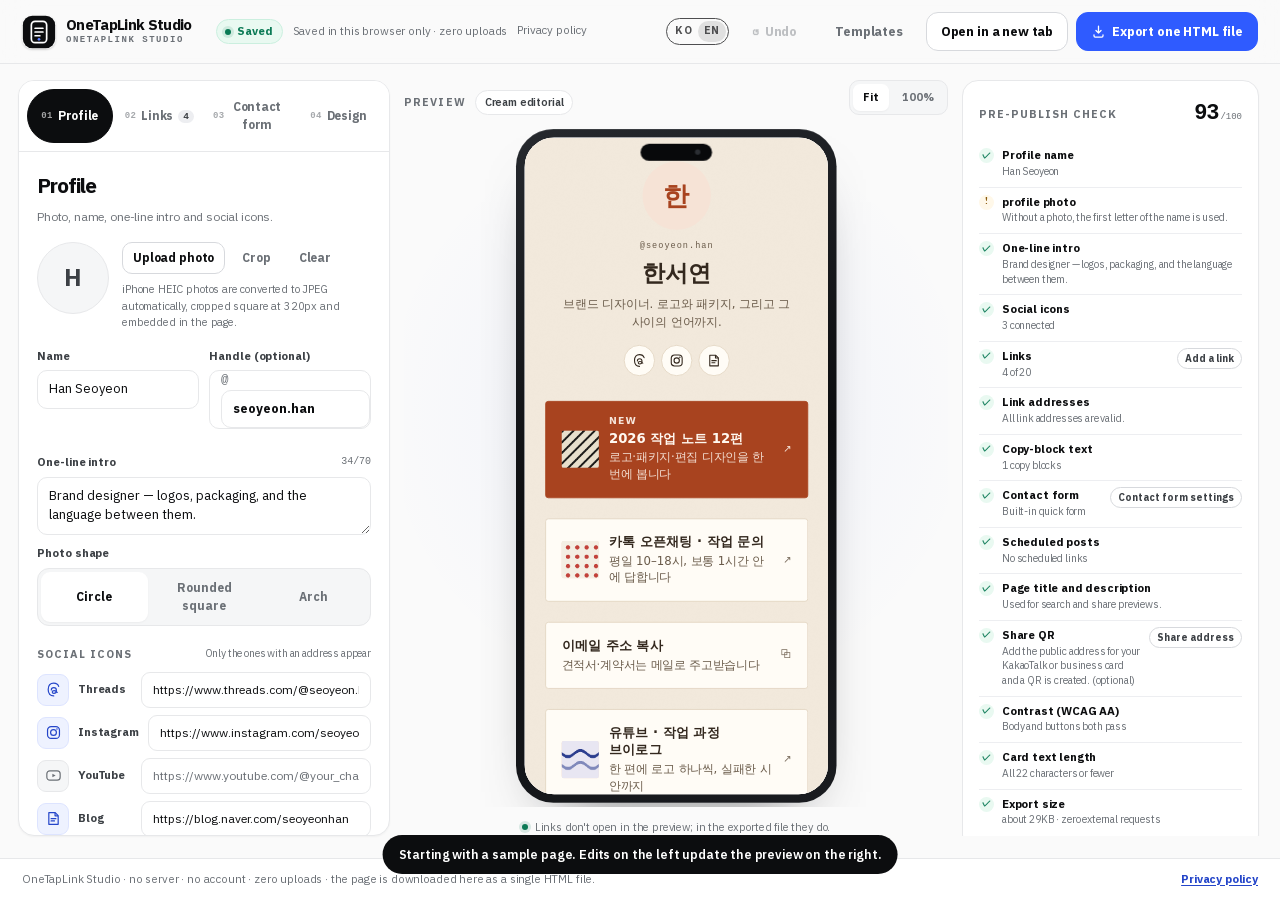
<file: index.html>
<!DOCTYPE html>
<html lang="ko" data-design="crisp-bento/v1">
<head>
<meta charset="utf-8">
<meta name="viewport" content="width=device-width, initial-scale=1, viewport-fit=cover">
<title>원탭링크 스튜디오 — 리틀리 로고 없이, 평생 무료 링크 페이지</title>
<meta name="description" content="프로필 링크 페이지와 1분 견적 문의폼을 만들고 외부 요청 0건의 HTML 한 파일로 내보냅니다. 리틀리·인포크링크의 유료 테마 없이, 내 GitHub Pages에 그대로 올리면 끝.">
<meta name="theme-color" content="#FAFAFA">
<meta name="color-scheme" content="light">
<link rel="icon" href="favicon.svg" type="image/svg+xml">
<link rel="stylesheet" href="styles.css">
</head>
<body>
<a class="skip" href="#railNav">편집 메뉴로 바로가기</a>

<header class="topbar">
  <div class="topbar-in">
    <a class="brand" href="#" data-action="reset-view" aria-label="원탭링크 스튜디오 홈">
      <span class="brand-mark" aria-hidden="true">
        <svg viewBox="0 0 40 40" width="34" height="34">
          <rect x="1" y="1" width="38" height="38" rx="11" fill="#0C0D0F"/>
          <rect x="11" y="7.5" width="18" height="25" rx="4.4" fill="none" stroke="#FFFFFF" stroke-width="2"/>
          <path d="M15.4 15.6h9.2M15.4 20h9.2M15.4 24.4h5.6" stroke="#FFFFFF" stroke-width="2" stroke-linecap="round"/>
          <circle cx="20" cy="28.6" r="1.6" fill="#5C7DFF"/>
        </svg>
      </span>
      <span class="brand-t">
        <h1 class="brand-name">원탭링크 스튜디오</h1>
        <small>ONETAPLINK STUDIO</small>
      </span>
    </a>

    <p class="top-mid">
      <span class="save-state" id="saveState" aria-live="polite">저장됨</span>
      <span class="muted">이 브라우저에만 저장됩니다 · 서버 전송 0</span>
      <a class="muted top-privacy" href="privacy.html" target="_blank" rel="noopener">개인정보 처리방침</a>
    </p>

    <div class="top-actions">
      <button type="button" class="btn btn-quiet" id="undoBtn" data-action="undo" disabled title="되돌리기 (Ctrl+Z)" aria-label="되돌리기">
        <span class="undo-glyph" aria-hidden="true">↺</span><span class="hide-sm">되돌리기</span>
      </button>
      <button type="button" class="btn btn-quiet only-wide hide-sm" data-action="open-templates">템플릿</button>
      <button type="button" class="btn btn-line hide-sm" data-action="open-page">새 탭에서 보기</button>
      <button type="button" class="btn btn-primary" data-action="export">
        <svg viewBox="0 0 20 20" width="15" height="15" aria-hidden="true"><path d="M10 3v9m0 0 3.4-3.4M10 12 6.6 8.6M4 14.4v1.4A1.6 1.6 0 0 0 5.6 17.4h8.8A1.6 1.6 0 0 0 16 15.8v-1.4" fill="none" stroke="currentColor" stroke-width="1.7" stroke-linecap="round" stroke-linejoin="round"/></svg>
        <span class="hide-xs">HTML 1파일 내보내기</span><span class="show-xs">내보내기</span>
      </button>
    </div>
  </div>
</header>

<main class="shell" id="main" data-view="edit">
  <!-- ─────────── 왼쪽: 편집 레일 ─────────── -->
  <div class="rail" id="railNav">
    <nav class="rail-tabs" role="tablist" aria-label="편집 항목">
      <button type="button" class="rail-tab is-on" role="tab" aria-selected="true" data-panel="profile"><span class="num">01</span>프로필</button>
      <button type="button" class="rail-tab" role="tab" aria-selected="false" data-panel="links"><span class="num">02</span>링크<span class="rail-count" id="linkCount">0</span></button>
      <button type="button" class="rail-tab" role="tab" aria-selected="false" data-panel="form"><span class="num">03</span>문의폼</button>
      <button type="button" class="rail-tab" role="tab" aria-selected="false" data-panel="design"><span class="num">04</span>디자인</button>
    </nav>

    <div class="panels">
      <!-- 프로필 -->
      <section class="panel is-on" id="panel-profile" role="tabpanel" aria-label="프로필 편집">
        <div class="panel-head">
          <h2>프로필</h2>
          <p class="panel-sub">사진·이름·한 줄 소개와 SNS 아이콘.</p>
        </div>

        <div class="avatar-edit">
          <div class="avatar-preview" id="avatarPreview" aria-hidden="true"></div>
          <div class="avatar-actions">
            <button type="button" class="btn btn-line btn-sm" data-action="avatar-pick">사진 올리기</button>
            <button type="button" class="btn btn-quiet btn-sm" data-action="avatar-crop">자르기</button>
            <button type="button" class="btn btn-quiet btn-sm" data-action="avatar-clear">지우기</button>
            <p class="hint">아이폰 HEIC 사진은 자동으로 JPEG로 바꿉니다. 320px 정사각으로 자르고 페이지 안에 함께 넣습니다.</p>
          </div>
          <input type="file" id="avatarInput" accept="image/png,image/jpeg,image/webp,image/heic,image/heif,.heic,.heif" aria-label="프로필 사진 파일 선택" hidden>
        </div>

        <div class="field-grid">
          <label class="field"><span>이름</span><input id="fName" type="text" maxlength="30" placeholder="한서연" autocomplete="off"></label>
          <label class="field"><span>아이디(선택)</span><span class="input-prefix"><b>@</b><input id="fHandle" type="text" maxlength="24" placeholder="seoyeon.han" autocomplete="off"></span></label>
          <label class="field field-wide"><span>한 줄 소개 <em id="taglineCount">0/70</em></span><textarea id="fTagline" rows="2" maxlength="70" placeholder="무엇을 하는 사람인지 한 줄로"></textarea></label>
        </div>

        <div class="field">
          <span class="field-label">사진 모양</span>
          <div class="seg" id="shapeSeg" role="group" aria-label="사진 모양">
            <button type="button" class="seg-btn is-on" data-shape="circle">원형</button>
            <button type="button" class="seg-btn" data-shape="round">둥근 사각</button>
            <button type="button" class="seg-btn" data-shape="arch">아치</button>
          </div>
        </div>

        <div class="block-head"><h3>SNS 아이콘</h3><span class="muted">주소를 넣은 것만 보입니다</span></div>
        <div class="social-list" id="socialList"></div>

        <div class="block-head"><h3>페이지 정보</h3><span class="muted">검색·공유 미리보기</span></div>
        <div class="field-grid">
          <label class="field field-wide"><span>페이지 제목 <em id="pageTitleCount">0/60</em></span><input id="fPageTitle" type="text" maxlength="60"></label>
          <label class="field field-wide"><span>설명</span><textarea id="fPageDesc" rows="2" maxlength="140" placeholder="비어 있으면 한 줄 소개를 씁니다"></textarea></label>
          <label class="field field-wide"><span>하단 문구(선택)</span><input id="fFooter" type="text" maxlength="80" placeholder="© 2026 한서연 디자인 스튜디오"></label>
        </div>

        <div class="block-head"><h3>공유 QR</h3><span class="muted">명함·오픈카톡·인쇄물</span></div>
        <div class="field-grid">
          <label class="field field-wide"><span>공개 주소(올린 뒤 주소)</span><input id="fShareUrl" type="url" maxlength="300" placeholder="https://example.com/me" autocomplete="off" spellcheck="false"></label>
        </div>
        <div class="qr-row">
          <div class="qr-preview" id="qrPreview" aria-live="polite"><span class="qr-empty">주소를 넣고 QR 만들기를 누르세요</span></div>
          <div class="qr-actions">
            <button type="button" class="btn btn-line btn-sm" data-action="qr-make">QR 만들기</button>
            <button type="button" class="btn btn-quiet btn-sm" data-action="qr-download">PNG 저장</button>
            <p class="hint">QR은 내보낸 페이지 안에 그림으로 들어갑니다. 외부 요청도, 서버도 필요 없습니다.</p>
          </div>
        </div>
      </section>

      <!-- 링크 -->
      <section class="panel" id="panel-links" role="tabpanel" aria-label="링크 편집" hidden>
        <div class="panel-head">
          <h2>링크</h2>
          <p class="panel-sub">손잡이를 잡고 끌면 순서가 바뀝니다. 위·아래 버튼도 됩니다.</p>
        </div>
        <div class="list-toolbar">
          <span class="pill" id="linkPill">0 / 20</span>
          <button type="button" class="btn btn-line btn-sm" data-action="add-link">+ 링크 추가</button>
        </div>
        <div class="link-list" id="linkList"></div>
        <p class="panel-foot">문의폼 카드는 이 목록 안에서 원하는 위치로 옮길 수 있습니다.</p>
      </section>

      <!-- 문의폼 -->
      <section class="panel" id="panel-form" role="tabpanel" aria-label="문의폼 편집" hidden>
        <div class="panel-head">
          <h2>문의폼</h2>
          <p class="panel-sub">이름·연락처·내용을 받아 <b>보낼 문구</b>를 만들어 줍니다. 서버가 없어도 됩니다.</p>
        </div>

        <label class="switch-row">
          <span><b>문의폼 켜기</b><small>링크 목록 안에 카드로 들어갑니다</small></span>
          <input type="checkbox" id="formEnabled" class="switch">
        </label>

        <div class="field">
          <span class="field-label">받는 방식</span>
          <div class="mode-grid" id="modeGrid"></div>
        </div>

        <div class="field-grid">
          <label class="field field-wide"><span>카드 제목</span><input id="fFormTitle" type="text" maxlength="34"></label>
          <label class="field field-wide"><span>안내 문구</span><textarea id="fFormNote" rows="2" maxlength="120"></textarea></label>
        </div>

        <div id="formLinkFields" hidden>
          <label class="field"><span>폼 주소 (구글폼·노션폼)</span><input id="fFormUrl" type="url" placeholder="https://forms.gle/..."></label>
        </div>

        <div class="block-head"><h3>보낼 곳</h3><span class="muted">하나 이상 필요</span></div>
        <div class="field-grid">
          <label class="field"><span>받을 메일</span><input id="fFormEmail" type="email" placeholder="hello@example.com"></label>
          <label class="field"><span>카카오 오픈채팅</span><input id="fFormKakao" type="url" placeholder="https://open.kakao.com/o/..."></label>
          <label class="field"><span>문자 번호(선택)</span><input id="fFormPhone" type="tel" placeholder="010-0000-0000"></label>
        </div>

        <div class="block-head"><h3>추가 질문</h3></div>
        <label class="check-row"><input type="checkbox" id="fieldType"> 문의 종류 (제작·협업·강의·기타)</label>
        <label class="check-row"><input type="checkbox" id="fieldBudget"> 예산 범위 (5단계)</label>

        <div class="block-head"><h3>받게 될 문구</h3><button type="button" class="btn btn-quiet btn-sm" data-action="copy-inquiry-sample">복사</button></div>
        <pre class="preview-text" id="formPreviewText" tabindex="0"></pre>
        <p class="panel-foot" id="formReadyNote"></p>
      </section>

      <!-- 디자인 -->
      <section class="panel" id="panel-design" role="tabpanel" aria-label="디자인 편집" hidden>
        <div class="panel-head">
          <h2>디자인</h2>
          <p class="panel-sub">디자인 레퍼런스 엔진 v2의 프리셋 8종. 색 대비는 WCAG AA로 검사합니다.</p>
        </div>

        <div class="block-head"><h3>프리셋</h3><span class="muted" id="presetNote"></span></div>
        <div class="preset-grid" id="presetGrid"></div>

        <div class="block-head"><h3>폰트 믹스</h3></div>
        <div class="chip-list" id="fontMixList"></div>

        <div class="block-head"><h3>종이·필름 그레인</h3></div>
        <div class="chip-list" id="grainList"></div>

        <div class="field-grid">
          <label class="field field-wide"><span>포인트 색</span>
            <span class="color-row">
              <input id="accentColor" type="color" value="#a8431f" aria-label="포인트 색">
              <input id="accentHex" type="text" maxlength="7" placeholder="#A8431F" spellcheck="false" aria-label="포인트 색 코드">
              <button type="button" class="btn btn-quiet btn-sm" data-action="accent-reset">기본값</button>
            </span>
          </label>
          <label class="field field-wide"><span>모서리 <em id="radiusVal">0px</em></span>
            <input id="radiusRange" type="range" min="0" max="28" step="1" value="0">
          </label>
        </div>

        <div class="block-head"><h3>색 대비 검사</h3><span class="muted">WCAG 2.2 AA</span></div>
        <ul class="contrast-list" id="contrastList"></ul>

        <div class="block-head"><h3>브랜드 키트</h3><span class="muted">톤 고정 · 재사용</span></div>
        <div id="kitBanner" class="kit-banner" hidden></div>
        <div class="field-grid">
          <label class="field"><span>키트 이름</span><input id="kitName" type="text" maxlength="40" placeholder="한서연 브랜드"></label>
        </div>
        <div class="kit-actions">
          <button type="button" class="btn btn-line btn-sm" data-action="kit-save">지금 디자인 고정</button>
          <button type="button" class="btn btn-quiet btn-sm" data-action="kit-json">JSON 복사</button>
          <button type="button" class="btn btn-quiet btn-sm" data-action="kit-import">JSON 붙여넣기</button>
          <button type="button" class="btn btn-quiet btn-sm" data-action="kit-clear" hidden>고정 해제</button>
        </div>
        <div id="kitList" class="kit-list"></div>
      </section>
    </div>
  </div>

  <!-- ─────────── 가운데: 폰 미리보기 ─────────── -->
  <section class="stage" id="stage" aria-label="폰 미리보기">
    <div class="stage-head">
      <div class="stage-title">
        <h2>미리보기</h2>
        <span class="preset-tag" id="presetTag">크림 에디토리얼</span>
      </div>
      <div class="zoom" role="group" aria-label="미리보기 크기">
        <button type="button" class="zoom-btn is-on" data-zoom="fit">맞춤</button>
        <button type="button" class="zoom-btn" data-zoom="one">100%</button>
      </div>
    </div>
    <div class="stage-body">
      <div class="phone" id="phone">
        <div class="phone-frame">
          <span class="phone-notch" aria-hidden="true"></span>
          <div class="phone-screen">
            <iframe id="phoneFrame" title="내 링크 페이지 미리보기" src="about:blank"></iframe>
          </div>
        </div>
      </div>
    </div>
    <p class="stage-foot">
      <span class="dot-live" aria-hidden="true"></span>
      미리보기에서는 링크가 열리지 않습니다. 내보낸 파일에서는 그대로 열려요.
    </p>
  </section>

  <!-- ─────────── 오른쪽: 발행 점검 ─────────── -->
  <aside class="side" aria-label="발행 준비">
    <div class="side-card audit-card">
      <div class="audit-head">
        <h2>발행 준비 점검</h2>
        <span class="score" id="auditScore" aria-live="polite">0</span>
      </div>
      <ul class="audit-list" id="auditList"></ul>
    </div>

    <div class="side-card export-card">
      <div class="export-top">
        <span class="file-name">index.html</span>
        <span class="file-size" id="exportSize">—</span>
      </div>
      <div class="fact-row">
        <span class="fact">외부 요청 <b>0</b></span>
        <span class="fact">리틀리 로고 <b>0</b></span>
        <span class="fact">광고 <b>0</b></span>
      </div>
      <button type="button" class="btn btn-primary btn-block" data-action="export">내 페이지 HTML 내려받기</button>
      <p class="hint">파일 하나입니다. GitHub Pages·노션·아무 호스팅에 올리면 그대로 링크가 됩니다.</p>
      <ol class="steps">
        <li><b>내려받기</b> — index.html 저장</li>
        <li><b>올리기</b> — GitHub 저장소에 파일 추가</li>
        <li><b>켜기</b> — Settings → Pages → main</li>
      </ol>
    </div>

    <div class="side-card stat-card">
      <div class="stat"><span>링크</span><b id="statLinks">0</b></div>
      <div class="stat"><span>글자</span><b id="statChars">0</b></div>
      <div class="stat"><span>디자인</span><b id="statPreset">—</b></div>
    </div>

    <p class="why">
      <b>월 0원인 이유</b> — 서버가 없습니다. 이 스튜디오도, 내보낸 페이지도 브라우저에서만 돌아갑니다.
      로고도 광고도 끼워 넣지 않습니다.
    </p>
  </aside>
</main>

<footer class="app-foot">
  <div class="app-foot-in">
    <p class="app-foot-note">원탭링크 스튜디오 · 서버 없음 · 계정 없음 · 외부 전송 0건 · 만든 페이지는 이 브라우저에서 HTML 파일 하나로 내려받습니다.</p>
    <p class="muted"><a href="privacy.html">개인정보 처리방침</a></p>
  </div>
</footer>

<!-- 모바일 편집/미리보기 전환 -->
<div class="mobile-switch" role="group" aria-label="편집 또는 미리보기">
  <button type="button" class="is-on" data-mview="edit">편집</button>
  <button type="button" data-mview="preview">미리보기</button>
</div>

<!-- 템플릿 모달 -->
<dialog class="modal" id="tplModal" aria-labelledby="tplTitle">
  <div class="modal-head">
    <div><h2 id="tplTitle">템플릿</h2><p>지금 페이지를 바꿉니다. 되돌리기로 복구할 수 있어요.</p></div>
    <button type="button" class="icon-btn" data-action="close-modal" aria-label="닫기">✕</button>
  </div>
  <div class="tpl-grid" id="tplList"></div>
</dialog>

<!-- 내보내기 모달 -->
<dialog class="modal" id="exportModal" aria-labelledby="exportTitle">
  <div class="modal-head">
    <div><h2 id="exportTitle">내보냈습니다</h2><p id="exportSummary">index.html</p></div>
    <button type="button" class="icon-btn" data-action="close-modal" aria-label="닫기">✕</button>
  </div>
  <div class="export-body">
    <div class="export-stats" id="exportStats"></div>
    <div class="export-checks" id="exportChecks"></div>
    <p class="hint" id="exportNote"></p>
  </div>
  <div class="modal-actions">
    <button type="button" class="btn btn-quiet" data-action="close-modal">닫기</button>
    <button type="button" class="btn btn-line" data-action="open-page">새 탭에서 열기</button>
    <button type="button" class="btn btn-primary" data-action="export">다시 내려받기</button>
  </div>
</dialog>

<!-- 브랜드 키트 JSON 모달 -->
<dialog class="modal" id="kitModal" aria-labelledby="kitTitle">
  <div class="modal-head">
    <div><h2 id="kitTitle">브랜드 키트 JSON</h2><p>다른 페이지·시안에 그대로 붙여 넣으면 톤이 고정됩니다.</p></div>
    <button type="button" class="icon-btn" data-action="close-modal" aria-label="닫기">✕</button>
  </div>
  <textarea class="kit-json" id="kitJson" rows="12" spellcheck="false" aria-label="브랜드 키트 JSON"></textarea>
  <div class="modal-actions">
    <button type="button" class="btn btn-quiet" data-action="close-modal">닫기</button>
    <button type="button" class="btn btn-primary" data-action="kit-json-apply">이 키트 적용</button>
  </div>
</dialog>

<div class="toast" id="toast" role="status" aria-live="polite"></div>

<!-- 사진 자르기 모달 -->
<dialog class="modal crop-modal" id="cropModal" aria-labelledby="cropTitle">
  <div class="modal-head">
    <div><h2 id="cropTitle">사진 자르기</h2><p>정사각으로 맞춥니다. 끌어서 옮기고, 모서리를 잡아 확대하세요.</p></div>
    <button type="button" class="icon-btn" data-action="crop-cancel" aria-label="닫기">✕</button>
  </div>
  <div class="crop-stage" id="cropStage"></div>
  <div class="crop-tools">
    <button type="button" class="btn btn-quiet btn-sm" data-action="crop-reset">처음으로</button>
    <span class="hint" id="cropNote">320 × 320px JPEG</span>
  </div>
  <div class="modal-actions">
    <button type="button" class="btn btn-quiet" data-action="crop-cancel">취소</button>
    <button type="button" class="btn btn-primary" data-action="crop-apply">이대로 넣기</button>
  </div>
</dialog>

<script src="engines/design-ref-engine.js"></script>
<script src="core.js"></script>
<script src="data.js"></script>
<script src="app.js"></script>
<script src="i18n.js"></script>
</body>
</html>
</file>
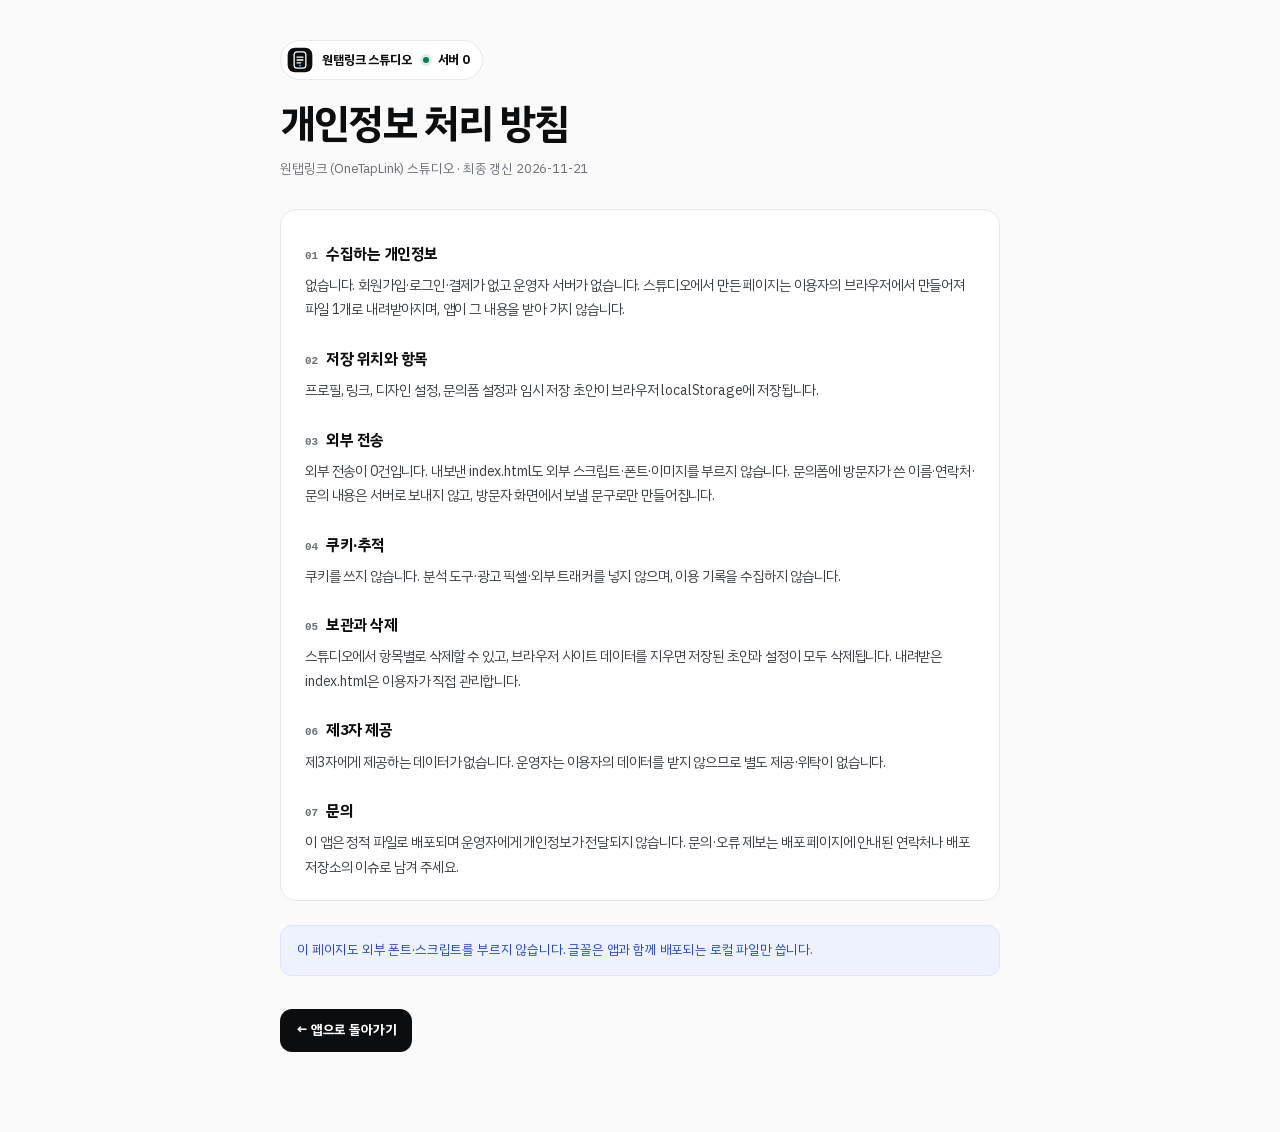
<file: privacy.html>
<!DOCTYPE html>
<html lang="ko" data-design="crisp-bento/v1">
<head>
<meta charset="utf-8" />
<meta name="viewport" content="width=device-width, initial-scale=1" />
<link rel="icon" href="favicon.svg" />
<title>개인정보 처리 방침 — 원탭링크 스튜디오</title>
<meta name="description" content="원탭링크 스튜디오는 서버 없이 브라우저에서만 동작하는 정적 앱으로, 수집하는 개인정보가 없습니다." />
<meta name="theme-color" content="#FAFAFA" />
<meta name="color-scheme" content="light" />
<style>
  @font-face { font-family: 'PlexKR'; src: url('assets/fonts/plexkr-Regular.woff2') format('woff2'); font-weight: 400; font-display: swap; }
  @font-face { font-family: 'PlexKR'; src: url('assets/fonts/plexkr-SemiBold.woff2') format('woff2'); font-weight: 500 600; font-display: swap; }
  @font-face { font-family: 'PlexKR'; src: url('assets/fonts/plexkr-Bold.woff2') format('woff2'); font-weight: 700 900; font-display: swap; }
  :root {
    --paper: #FAFAFA; --surface: #FFFFFF; --surface-2: #F5F6F7;
    --ink: #0C0D0F; --sub: #3C4045; --muted: #6B7076;
    --line: #E7E8EA; --accent: #2F5BFF; --accent-text: #2445C9; --accent-soft: #EEF2FF; --accent-line: #DDE4FF;
    --font: 'PlexKR', -apple-system, BlinkMacSystemFont, 'Apple SD Gothic Neo', 'Malgun Gothic', sans-serif;
    color-scheme: light;
  }
  * { box-sizing: border-box; }
  body {
    margin: 0; padding: 40px 20px 80px;
    background: var(--paper); color: var(--ink);
    font-family: var(--font); font-size: 15px; line-height: 1.75; letter-spacing: -0.011em;
    -webkit-font-smoothing: antialiased;
  }
  main { max-width: 720px; margin: 0 auto; }
  .brand { display: inline-flex; align-items: center; gap: 9px; padding: 6px 12px 6px 6px; margin-bottom: 22px;
    background: var(--surface); border: 1px solid var(--line); border-radius: 999px; font-size: 12.5px; font-weight: 700; text-decoration: none; color: var(--ink); }
  .brand svg { display: block; border-radius: 8px; }
  .brand i { width: 6px; height: 6px; border-radius: 50%; background: #0B7A55; box-shadow: 0 0 0 3px rgba(11,122,85,.14); margin-left: 2px; }
  h1 { margin: 0; font-size: clamp(30px, 4vw, 40px); line-height: 1.1; letter-spacing: -0.045em; font-weight: 800; }
  .meta { margin: 12px 0 0; color: var(--muted); font-size: 13px; }
  .card { margin-top: 28px; background: var(--surface); border: 1px solid var(--line); border-radius: 16px; padding: 8px 24px 20px; }
  h2 { margin: 22px 0 0; font-size: 15.5px; letter-spacing: -0.03em; font-weight: 800; }
  h2 span { font-family: ui-monospace, SFMono-Regular, Menlo, monospace; font-size: 11px; font-weight: 600; color: var(--muted); margin-right: 8px; letter-spacing: 0; }
  p { margin: 7px 0 0; color: var(--sub); font-size: 14px; }
  .note { margin-top: 24px; padding: 14px 16px; border-radius: 12px; background: var(--accent-soft); border: 1px solid var(--accent-line); color: var(--accent-text); font-size: 13px; line-height: 1.6; }
  .back { display: inline-flex; align-items: center; gap: 6px; margin-top: 26px; padding: 10px 16px; border-radius: 12px;
    background: var(--ink); color: #fff; font-size: 13px; font-weight: 700; text-decoration: none; }
  a { color: var(--accent-text); }
  :focus-visible { outline: 2px solid var(--accent); outline-offset: 2px; }
  @media (max-width: 520px) { body { padding: 26px 14px 64px; } .card { padding: 4px 16px 16px; } }
</style>
</head>
<body>
<main>
  <a class="brand" href="./">
    <svg viewBox="0 0 40 40" width="26" height="26" aria-hidden="true">
      <rect x="1" y="1" width="38" height="38" rx="11" fill="#0C0D0F"/>
      <rect x="11" y="7.5" width="18" height="25" rx="4.4" fill="none" stroke="#FFFFFF" stroke-width="2"/>
      <path d="M15.4 15.6h9.2M15.4 20h9.2M15.4 24.4h5.6" stroke="#FFFFFF" stroke-width="2" stroke-linecap="round"/>
      <circle cx="20" cy="28.6" r="1.6" fill="#5C7DFF"/>
    </svg>
    원탭링크 스튜디오 <i aria-hidden="true"></i> 서버 0
  </a>

  <h1>개인정보 처리 방침</h1>
  <p class="meta">원탭링크 (OneTapLink) 스튜디오 · 최종 갱신 2026-11-21</p>

  <div class="card">
    <h2><span>01</span>수집하는 개인정보</h2>
    <p>없습니다. 회원가입·로그인·결제가 없고 운영자 서버가 없습니다. 스튜디오에서 만든 페이지는 이용자의 브라우저에서 만들어져 파일 1개로 내려받아지며, 앱이 그 내용을 받아 가지 않습니다.</p>

    <h2><span>02</span>저장 위치와 항목</h2>
    <p>프로필, 링크, 디자인 설정, 문의폼 설정과 임시 저장 초안이 브라우저 localStorage에 저장됩니다.</p>

    <h2><span>03</span>외부 전송</h2>
    <p>외부 전송이 0건입니다. 내보낸 index.html도 외부 스크립트·폰트·이미지를 부르지 않습니다. 문의폼에 방문자가 쓴 이름·연락처·문의 내용은 서버로 보내지 않고, 방문자 화면에서 보낼 문구로만 만들어집니다.</p>

    <h2><span>04</span>쿠키·추적</h2>
    <p>쿠키를 쓰지 않습니다. 분석 도구·광고 픽셀·외부 트래커를 넣지 않으며, 이용 기록을 수집하지 않습니다.</p>

    <h2><span>05</span>보관과 삭제</h2>
    <p>스튜디오에서 항목별로 삭제할 수 있고, 브라우저 사이트 데이터를 지우면 저장된 초안과 설정이 모두 삭제됩니다. 내려받은 index.html은 이용자가 직접 관리합니다.</p>

    <h2><span>06</span>제3자 제공</h2>
    <p>제3자에게 제공하는 데이터가 없습니다. 운영자는 이용자의 데이터를 받지 않으므로 별도 제공·위탁이 없습니다.</p>

    <h2><span>07</span>문의</h2>
    <p>이 앱은 정적 파일로 배포되며 운영자에게 개인정보가 전달되지 않습니다. 문의·오류 제보는 배포 페이지에 안내된 연락처나 배포 저장소의 이슈로 남겨 주세요.</p>
  </div>

  <p class="note">이 페이지도 외부 폰트·스크립트를 부르지 않습니다. 글꼴은 앱과 함께 배포되는 로컬 파일만 씁니다.</p>

  <p><a class="back" href="./">← 앱으로 돌아가기</a></p>
</main>
</body>
</html>
</file>
<file: styles.css>
/* ============================================================
   원탭링크 스튜디오 · styles.css
   디자인 시스템: A안 — Crisp Bento SaaS (2026 Pinterest 리서치)
     바탕 #FAFAFA · 카드 #FFFFFF · 1px #E7E8EA · 라운드 16
     잉크 #0C0D0F · 코발트 #2F5BFF 단일 액센트 · 산세리프 800 헤드라인
   스튜디오 화면 전용. 내보낸 페이지의 CSS는 core.js가 따로 만든다.
   외부 요청 0 — 로컬 폰트(PlexKR)와 인라인 SVG만 쓴다.
   ============================================================ */

/* ── 폰트 (로컬, 외부 요청 없음) ───────────────────────── */
@font-face {
  font-family: 'PlexKR';
  src: url('assets/fonts/plexkr-Regular.woff2') format('woff2');
  font-weight: 400; font-style: normal; font-display: swap;
}
@font-face {
  font-family: 'PlexKR';
  src: url('assets/fonts/plexkr-SemiBold.woff2') format('woff2');
  font-weight: 500 600; font-style: normal; font-display: swap;
}
@font-face {
  font-family: 'PlexKR';
  src: url('assets/fonts/plexkr-Bold.woff2') format('woff2');
  font-weight: 700 900; font-style: normal; font-display: swap;
}

/* ── A안 토큰 ─────────────────────────────────────────── */
:root {
  --paper: #FAFAFA;
  --bg: var(--paper);
  --surface: #FFFFFF;
  --surface-2: #F5F6F7;
  --surface-3: #EDEEF1;

  --ink: #0C0D0F;      /* 본문 19.6:1 on #FFFFFF */
  --ink-2: #3C4045;    /* 10.4:1 */
  --ink-3: #6B7076;    /* 4.99:1 — 보조 텍스트 */
  --ink-4: #8A8F96;    /* 장식·아이콘 전용 (UI 3:1) */

  --line: #E7E8EA;
  --line-2: #D7D9DD;

  --brand: var(--ink);
  --brand-2: #000000;
  --brand-soft: var(--surface-2);

  --accent: #2F5BFF;        /* 5.17:1 on #FFFFFF */
  --accent-hover: #2449D8;
  --accent-ink: #FFFFFF;
  --accent-soft: #EEF2FF;
  --accent-line: #DDE4FF;
  --accent-text: #2445C9;   /* 6.9:1 on #EEF2FF */

  --hot: var(--accent);
  --hot-soft: var(--accent-soft);

  --ok: #0B7A55;
  --ok-soft: #E9F9F1;
  --ok-line: #CBEFDF;
  --warn: #8A5A0B;
  --warn-soft: #FFF8E9;
  --warn-line: #F2E2BD;
  --bad: #B3261E;
  --bad-soft: #FDF1EF;
  --bad-line: #F3D6D1;

  --r-sm: 10px;
  --r-md: 12px;
  --r-lg: 16px;
  --pill: 999px;
  --topbar: 64px;

  --font: 'PlexKR', 'Pretendard', -apple-system, BlinkMacSystemFont, 'Segoe UI', 'Apple SD Gothic Neo', 'Malgun Gothic', 'Noto Sans KR', sans-serif;
  --mono: ui-monospace, 'SFMono-Regular', Menlo, Consolas, 'Liberation Mono', monospace;

  --shadow-1: 0 1px 2px rgba(12, 13, 15, .04);
  --shadow-2: 0 12px 28px -20px rgba(12, 13, 15, .35);
  --shadow-3: 0 22px 48px -28px rgba(12, 13, 15, .45);
  --ring: 0 0 0 3px rgba(47, 91, 255, .16);

  --ps: .82;
  --foot: 0px;
}

*, *::before, *::after { box-sizing: border-box; }

html { -webkit-text-size-adjust: 100%; }

body {
  margin: 0;
  background: var(--bg);
  color: var(--ink);
  font-family: var(--font);
  font-size: 14px;
  line-height: 1.55;
  letter-spacing: -0.011em;
  -webkit-font-smoothing: antialiased;
  text-rendering: optimizeLegibility;
}

body > * { position: relative; z-index: 1; }

h1, h2, h3, h4 { margin: 0; font-weight: 800; letter-spacing: -0.035em; }
p { margin: 0; }
ul, ol { margin: 0; padding: 0; }
li { list-style: none; }
b, strong { font-weight: 700; }
em { font-style: normal; }

.skip {
  position: absolute; left: 12px; top: -60px;
  padding: 9px 15px; border-radius: var(--r-md);
  background: var(--ink); color: #fff; font-weight: 700;
  text-decoration: none; z-index: 99;
  transition: top .15s ease;
}
.skip:focus { top: 12px; }

/* ───────────── 상단 바 ───────────── */
.topbar {
  position: sticky; top: 0; z-index: 30;
  height: var(--topbar);
  background: rgba(250, 250, 250, .86);
  border-bottom: 1px solid var(--line);
  backdrop-filter: blur(14px) saturate(1.15);
}
.topbar-in {
  max-width: 1760px; margin: 0 auto; height: 100%;
  padding: 0 22px;
  display: flex; align-items: center; gap: 18px;
}
.brand { display: inline-flex; align-items: center; gap: 10px; text-decoration: none; color: inherit; flex: 0 0 auto; border-radius: 8px; }
.brand-mark { display: inline-flex; border-radius: 10px; box-shadow: 0 1px 2px rgba(12, 13, 15, .16); }
.brand-mark svg { display: block; border-radius: 10px; }
.brand-t { display: flex; flex-direction: column; line-height: 1.1; }
.brand-t strong, .brand-t .brand-name { margin: 0; font-size: 15px; font-weight: 800; letter-spacing: -0.045em; line-height: 1.1; }
.brand-t small { font-family: var(--mono); font-size: 9px; font-weight: 600; letter-spacing: .17em; color: var(--ink-3); margin-top: 3px; }

.top-mid { display: flex; align-items: center; gap: 10px; margin-left: 6px; min-width: 0; }
.save-state {
  display: inline-flex; align-items: center; gap: 6px;
  font-size: 11.5px; font-weight: 700; letter-spacing: 0;
  color: var(--ok); background: var(--ok-soft);
  border: 1px solid var(--ok-line);
  padding: 3px 9px 3px 8px; border-radius: var(--pill); white-space: nowrap;
}
.save-state::before {
  content: ''; width: 6px; height: 6px; border-radius: 50%;
  background: currentColor; box-shadow: 0 0 0 3px rgba(11, 122, 85, .12);
}
.save-state.is-dirty { color: var(--warn); background: var(--warn-soft); border-color: var(--warn-line); }
.save-state.is-dirty::before { box-shadow: 0 0 0 3px rgba(138, 90, 11, .12); }
.muted { color: var(--ink-3); font-size: 11.5px; }
.top-privacy { text-decoration: none; border-bottom: 1px solid transparent; }
.top-privacy:hover { color: var(--ink); border-bottom-color: var(--line-2); }

.top-actions { margin-left: auto; display: flex; align-items: center; gap: 8px; }

.btn {
  display: inline-flex; align-items: center; justify-content: center; gap: 6px;
  padding: 9px 14px; border-radius: var(--r-md);
  border: 1px solid transparent; background: transparent;
  font-family: inherit; font-size: 13px; font-weight: 700; letter-spacing: -0.012em;
  color: var(--ink); cursor: pointer; white-space: nowrap;
  transition: background .14s ease, border-color .14s ease, color .14s ease, box-shadow .14s ease, transform .14s ease;
}
.btn:active { transform: translateY(1px); }
.btn-primary { background: var(--accent); color: var(--accent-ink); border-color: var(--accent); box-shadow: none; }
.btn-primary:hover { background: var(--accent-hover); border-color: var(--accent-hover); }
.btn-line { border-color: var(--line-2); background: var(--surface); color: var(--ink); }
.btn-line:hover { border-color: var(--ink-4); box-shadow: var(--shadow-1); }
.btn-quiet { color: var(--ink-3); }
.btn-quiet:hover { background: var(--surface-3); color: var(--ink); }
.btn-sm { padding: 6px 10px; min-height: 26px; font-size: 12px; border-radius: var(--r-sm); }
.btn-block { width: 100%; padding: 12px 14px; border-radius: var(--r-md); }
.btn[disabled] { opacity: .42; pointer-events: none; }
.undo-glyph { font-size: 14px; line-height: 1; }
.show-xs { display: none; }

.icon-btn {
  width: 30px; height: 30px; display: inline-grid; place-items: center;
  border: 1px solid var(--line); border-radius: var(--r-sm); background: var(--surface);
  color: var(--ink-2); font-size: 13px; cursor: pointer; font-family: inherit;
  transition: border-color .14s ease, color .14s ease, background .14s ease;
}
.icon-btn:hover { border-color: var(--line-2); color: var(--ink); background: var(--surface-2); }
.icon-btn.is-on { background: var(--accent-soft); border-color: var(--accent-line); color: var(--accent-text); }
.icon-btn.is-danger:hover { color: var(--bad); border-color: var(--bad-line); background: var(--bad-soft); }

/* ───────────── 3열 셸 ───────────── */
.shell {
  max-width: 1760px; margin: 0 auto;
  padding: 20px 22px 26px;
  display: grid;
  grid-template-columns: 398px minmax(380px, 1fr) 322px;
  gap: 16px;
  align-items: start;
}

/* ───────────── 레일 ───────────── */
.rail {
  background: var(--surface);
  border: 1px solid var(--line);
  border-radius: var(--r-lg);
  box-shadow: var(--shadow-1);
  position: sticky; top: calc(var(--topbar) + 16px);
  height: calc(100vh - var(--topbar) - 36px);
  display: flex; flex-direction: column;
  overflow: hidden;
}
.rail-tabs { display: flex; gap: 4px; padding: 8px; border-bottom: 1px solid var(--line); flex: 0 0 auto; background: var(--surface); }
.rail-tab {
  flex: 1 1 0; position: relative;
  display: flex; align-items: center; justify-content: center; gap: 5px;
  padding: 8px 6px; border: 1px solid transparent; border-radius: var(--pill);
  background: transparent; color: var(--ink-3);
  font-family: inherit; font-size: 12.5px; font-weight: 700; letter-spacing: -0.02em;
  cursor: pointer;
  transition: background .14s ease, color .14s ease, border-color .14s ease;
}
.rail-tab .num { font-family: var(--mono); font-size: 9px; font-weight: 600; letter-spacing: .04em; opacity: .6; }
.rail-tab:hover { color: var(--ink); background: var(--surface-2); }
.rail-tab.is-on { color: #fff; background: var(--ink); border-color: var(--ink); }
.rail-tab.is-on .num { opacity: .62; }
.rail-count {
  font-family: var(--mono); font-size: 9.5px; font-weight: 700; padding: 1px 5px; border-radius: var(--pill);
  background: var(--surface-3); color: var(--ink-2);
}
.rail-tab.is-on .rail-count { background: rgba(255, 255, 255, .17); color: #fff; }

.panels { flex: 1 1 auto; overflow-y: auto; overscroll-behavior: contain; padding: 18px 18px 24px; scrollbar-width: thin; scrollbar-color: var(--line-2) transparent; }
.panels::-webkit-scrollbar { width: 10px; }
.panels::-webkit-scrollbar-thumb { background: var(--line-2); border-radius: 9px; border: 3px solid var(--surface); }
.panel { display: none; }
.panel.is-on { display: block; animation: fade .18s ease; }
@keyframes fade { from { opacity: 0; transform: translateY(3px); } to { opacity: 1; transform: none; } }

.panel-head { margin-bottom: 16px; }
.panel-head h2 { font-size: 21px; letter-spacing: -0.045em; }
.panel-sub { margin-top: 5px; color: var(--ink-3); font-size: 12px; line-height: 1.55; }
.panel-sub b { color: var(--ink-2); }
.panel-foot { margin-top: 14px; color: var(--ink-3); font-size: 11.5px; line-height: 1.5; }
.panel-foot.is-bad { color: var(--bad); }

.block-head {
  display: flex; align-items: center; justify-content: space-between; gap: 8px;
  margin: 20px 0 9px;
}
.block-head h3 { font-size: 11px; font-weight: 700; letter-spacing: .09em; color: var(--ink-3); text-transform: uppercase; }
.block-head .muted { font-size: 10.5px; }

/* ───────────── 폼 요소 ───────────── */
.field-grid { display: grid; grid-template-columns: 1fr 1fr; gap: 10px; }
.field { display: block; margin-bottom: 10px; min-width: 0; }
.field-wide { grid-column: 1 / -1; }
.field > span, .field-label { display: block; margin-bottom: 5px; font-size: 11.5px; font-weight: 700; color: var(--ink-2); letter-spacing: -0.005em; }
.field > span em, .field-label em { float: right; font-family: var(--mono); font-size: 10px; font-style: normal; font-weight: 400; color: var(--ink-3); }
.field input[type="text"], .field input[type="url"], .field input[type="email"], .field input[type="tel"],
.field textarea, .field select, .input-prefix {
  width: 100%; display: block;
  padding: 9px 11px;
  border: 1px solid var(--line); border-radius: var(--r-sm);
  background: var(--surface); color: var(--ink);
  font-family: inherit; font-size: 13px; line-height: 1.45;
  transition: border-color .14s ease, background .14s ease, box-shadow .14s ease;
}
.field textarea { resize: vertical; min-height: 54px; }
.field input:hover, .field textarea:hover { border-color: var(--line-2); }
.field input:focus, .field textarea:focus, .field select:focus, .input-prefix:focus-within {
  outline: none; border-color: var(--accent); background: var(--surface);
  box-shadow: var(--ring);
}
.field input::placeholder, .field textarea::placeholder { color: var(--ink-3); opacity: 1; }
.input-prefix { display: flex; align-items: center; gap: 4px; padding: 0 0 0 11px; }
.input-prefix b { font-family: var(--mono); font-size: 12.5px; color: var(--ink-3); font-weight: 400; }
.input-prefix input { border: 0; background: transparent; padding: 9px 8px 9px 0; width: 100%; font: inherit; font-size: 13px; }
.input-prefix input:focus { outline: none; box-shadow: none; }

.seg { display: flex; gap: 3px; padding: 3px; background: var(--surface-2); border: 1px solid var(--line); border-radius: var(--r-md); }
.seg-btn {
  flex: 1; padding: 7px 8px; border: 0; border-radius: 9px;
  background: transparent; color: var(--ink-3);
  font-family: inherit; font-size: 12px; font-weight: 700; cursor: pointer;
  transition: background .14s ease, color .14s ease, box-shadow .14s ease;
}
.seg-btn:hover { color: var(--ink); }
.seg-btn.is-on { background: var(--surface); color: var(--ink); box-shadow: var(--shadow-1); }

.switch-row, .check-row {
  display: flex; align-items: center; justify-content: space-between; gap: 12px;
  padding: 11px 12px; margin-bottom: 10px;
  border: 1px solid var(--line); border-radius: var(--r-md); background: var(--surface);
  font-size: 13px; cursor: pointer;
}
.switch-row:hover, .check-row:hover { border-color: var(--line-2); }
.switch-row b { display: block; font-size: 13px; letter-spacing: -0.018em; }
.switch-row small { display: block; color: var(--ink-3); font-size: 11.5px; margin-top: 1px; }
.check-row { justify-content: flex-start; font-size: 12.5px; color: var(--ink-2); font-weight: 500; }
.check-row input, .switch-row input { accent-color: var(--accent); width: 15px; height: 15px; flex: 0 0 auto; }
.switch-row .switch { width: 38px; height: 22px; appearance: none; background: var(--line-2); border-radius: var(--pill); position: relative; transition: background .16s ease; cursor: pointer; }
.switch-row .switch::after { content: ''; position: absolute; top: 3px; left: 3px; width: 16px; height: 16px; border-radius: 50%; background: #fff; box-shadow: 0 1px 2px rgba(12, 13, 15, .25); transition: transform .16s ease; }
.switch-row .switch:checked { background: var(--accent); }
.switch-row .switch:checked::after { transform: translateX(16px); }

.field > span.color-row, .color-row { display: grid; grid-template-columns: 38px minmax(0, 1fr) auto; gap: 6px; align-items: center; }
.color-row input[type="color"] { width: 38px; height: 34px; padding: 2px; border: 1px solid var(--line); border-radius: var(--r-sm); background: var(--surface); cursor: pointer; }
.color-row input[type="text"] { min-width: 0; }
.color-row .btn { justify-self: end; }
input[type="range"] { width: 100%; accent-color: var(--accent); }

/* ───────────── 프로필 ───────────── */
.avatar-edit { display: flex; gap: 13px; align-items: flex-start; margin-bottom: 16px; }
.avatar-preview {
  width: 72px; height: 72px; flex: 0 0 72px; border-radius: 50%;
  background: var(--surface-2) center/cover no-repeat;
  display: grid; place-items: center; overflow: hidden;
  border: 1px solid var(--line);
  font-size: 24px; font-weight: 800; color: var(--ink-2); letter-spacing: -0.04em;
}
.avatar-preview[data-shape="round"] { border-radius: 20px; }
.avatar-preview[data-shape="arch"] { border-radius: 36px 36px 10px 10px; }
.avatar-preview img { width: 100%; height: 100%; object-fit: cover; }
.avatar-actions { display: flex; flex-wrap: wrap; gap: 6px; align-items: center; }
.avatar-actions .hint { flex-basis: 100%; margin-top: 2px; }

.hint { color: var(--ink-3); font-size: 11px; line-height: 1.5; }

.social-list { display: flex; flex-direction: column; gap: 7px; }
.social-row { display: flex; align-items: center; gap: 9px; }
.social-ico {
  width: 32px; height: 32px; flex: 0 0 32px; display: grid; place-items: center;
  border-radius: 9px; background: var(--surface-2); color: var(--ink-3);
  border: 1px solid var(--line);
}
.social-ico svg { width: 17px; height: 17px; }
.social-row.is-on .social-ico { background: var(--accent-soft); border-color: var(--accent-line); color: var(--accent-text); }
.social-row input {
  flex: 1; min-width: 0; padding: 8px 11px;
  border: 1px solid var(--line); border-radius: 9px; background: var(--surface);
  font-family: inherit; font-size: 12px; color: var(--ink);
  transition: border-color .14s ease, box-shadow .14s ease;
}
.social-row input::placeholder { color: var(--ink-3); opacity: 1; }
.social-row input:focus { outline: none; border-color: var(--accent); background: var(--surface); box-shadow: var(--ring); }
.social-row .social-label { flex: 0 0 54px; font-size: 11.5px; font-weight: 700; color: var(--ink-2); }

/* ───────────── 링크 목록 ───────────── */
.list-toolbar { display: flex; align-items: center; justify-content: space-between; margin-bottom: 10px; }
.pill { font-family: var(--mono); font-size: 11px; font-weight: 600; padding: 3px 9px; border-radius: var(--pill); background: var(--surface-2); color: var(--ink-2); border: 1px solid var(--line); }

.link-list { display: flex; flex-direction: column; gap: 8px; }
.link-item {
  border: 1px solid var(--line); border-radius: var(--r-md); background: var(--surface);
  transition: border-color .14s ease, background .14s ease, box-shadow .14s ease;
}
.link-item:hover { border-color: var(--line-2); }
.link-item.is-open { background: var(--surface); border-color: var(--accent-line); box-shadow: var(--shadow-1), 0 0 0 3px rgba(47, 91, 255, .07); }
.link-item.is-dragging { opacity: .55; border-color: var(--accent); }
.link-item.is-target { border-color: var(--accent); box-shadow: var(--ring); }
.link-item.is-bad { border-color: var(--bad-line); background: var(--bad-soft); }
.link-head { display: flex; align-items: center; gap: 7px; padding: 9px 9px 9px 6px; }
.drag-handle {
  width: 22px; height: 30px; flex: 0 0 22px;
  display: grid; place-items: center; border: 0; background: transparent;
  color: var(--ink-4); cursor: grab; touch-action: none; border-radius: 6px;
}
.drag-handle:hover { color: var(--ink-2); background: var(--surface-2); }
.drag-handle:active { cursor: grabbing; }
.drag-handle svg { display: block; }
.link-main { flex: 1; min-width: 0; display: flex; flex-direction: column; gap: 1px; cursor: pointer; background: none; border: 0; padding: 2px 0; text-align: left; font-family: inherit; color: inherit; }
.link-main:focus-visible { outline: 2px solid var(--accent); outline-offset: 2px; border-radius: 6px; }
.link-name { font-size: 13px; font-weight: 700; letter-spacing: -0.018em; white-space: nowrap; overflow: hidden; text-overflow: ellipsis; }
.link-name .feature-star { color: var(--accent); margin-left: 4px; }
.link-meta { font-size: 11px; color: var(--ink-3); white-space: nowrap; overflow: hidden; text-overflow: ellipsis; }
.link-meta.is-warn { color: var(--bad); }
.link-tools { display: flex; align-items: center; gap: 3px; flex: 0 0 auto; }
.link-tools .icon-btn { width: 26px; height: 26px; font-size: 11px; border-radius: 8px; }
.link-tools .icon-btn.is-on { background: var(--accent-soft); border-color: var(--accent-line); color: var(--accent-text); }
.link-body { padding: 12px 12px 14px; border-top: 1px solid var(--line); margin-top: 2px; }
.link-body .field { margin-bottom: 9px; }
.link-body .field > span { font-size: 10.5px; }
.row-2 { display: grid; grid-template-columns: 1fr 1fr; gap: 9px; }
.badge-chips { display: flex; flex-wrap: wrap; gap: 5px; margin: -2px 0 9px; }
.badge-chip {
  padding: 3px 9px; border-radius: var(--pill); border: 1px solid var(--line); background: var(--surface);
  color: var(--ink-2); font-family: inherit; font-size: 10.5px; font-weight: 700; cursor: pointer;
  transition: border-color .14s ease, color .14s ease, background .14s ease;
}
.badge-chip:hover { border-color: var(--ink-4); color: var(--ink); }
.badge-chip.is-on { background: var(--accent-soft); border-color: var(--accent-line); color: var(--accent-text); }

.thumb-row { display: flex; align-items: center; gap: 8px; margin-bottom: 10px; }
.thumb-preview {
  width: 42px; height: 42px; flex: 0 0 42px; border-radius: 9px; border: 1px solid var(--line);
  background: var(--surface-2) center/cover no-repeat; display: grid; place-items: center;
  font-size: 10px; color: var(--ink-3);
}
.thumb-preview img { width: 100%; height: 100%; object-fit: cover; border-radius: 8px; }
.toggle-row { display: flex; align-items: center; gap: 14px; flex-wrap: wrap; margin: 6px 0 10px; }
.toggle {
  display: inline-flex; align-items: center; gap: 6px; font-size: 11.5px; color: var(--ink-2); font-weight: 500; cursor: pointer;
}
.toggle input { width: 14px; height: 14px; accent-color: var(--accent); }
.sched-row { display: grid; grid-template-columns: 1fr 1fr; gap: 8px; padding: 9px; border: 1px dashed var(--line-2); border-radius: var(--r-sm); background: var(--surface-2); }
.sched-row label { display: block; font-size: 10.5px; color: var(--ink-3); font-weight: 700; }
.sched-row input {
  width: 100%; margin-top: 3px; padding: 6px 7px; border: 1px solid var(--line); border-radius: 7px;
  background: var(--surface); font-family: var(--mono); font-size: 11px; color: var(--ink);
}
.sched-status { grid-column: 1 / -1; font-size: 10.5px; color: var(--ink-3); }
.sched-status.is-scheduled { color: var(--warn); }
.sched-status.is-ended { color: var(--ink-3); }
.form-block-row {
  display: flex; align-items: center; gap: 8px; padding: 11px 11px 11px 6px;
  border: 1px dashed var(--line-2); border-radius: var(--r-md); background: var(--surface-2);
  font-size: 12px; color: var(--ink-2);
}
.form-block-row .tag { margin-left: auto; font-family: var(--mono); font-size: 9.5px; letter-spacing: .06em; color: var(--ink-3); }
.form-block-row .form-row-txt { min-width: 0; overflow: hidden; text-overflow: ellipsis; white-space: nowrap; }
.form-block-row .icon-btn { width: 24px; height: 24px; font-size: 10px; }

/* ───────────── 문의폼 ───────────── */
.mode-grid { display: grid; grid-template-columns: 1fr 1fr; gap: 7px; }
.mode-card {
  text-align: left; padding: 9px 10px; border-radius: var(--r-sm);
  border: 1px solid var(--line); background: var(--surface);
  font-family: inherit; cursor: pointer;
  transition: border-color .14s ease, background .14s ease, box-shadow .14s ease;
}
.mode-card:hover { border-color: var(--line-2); }
.mode-card b { display: block; font-size: 12px; font-weight: 700; letter-spacing: -0.015em; }
.mode-card small { display: block; margin-top: 2px; font-size: 10.5px; line-height: 1.4; color: var(--ink-3); }
.mode-card.is-on { border-color: var(--accent); background: var(--accent-soft); box-shadow: var(--ring); }
.mode-card.is-on b { color: var(--accent-text); }
.mode-card.is-on small { color: var(--accent-text); }

.preview-text {
  margin: 0; padding: 12px; max-height: 240px; overflow: auto;
  border: 1px solid var(--line); border-radius: var(--r-sm); background: var(--surface-2);
  font-family: var(--font); font-size: 11.5px; line-height: 1.65; color: var(--ink-2);
  white-space: pre-wrap; word-break: break-word;
}

/* ───────────── 디자인 ───────────── */
.preset-grid { display: grid; grid-template-columns: 1fr 1fr; gap: 7px; }
.preset-card {
  border: 1px solid var(--line); border-radius: var(--r-sm); background: var(--surface);
  padding: 7px; text-align: left; cursor: pointer; font-family: inherit;
  display: flex; gap: 8px; align-items: center;
  transition: border-color .14s ease, box-shadow .14s ease, background .14s ease;
}
.preset-card:hover { border-color: var(--line-2); background: var(--surface-2); }
.preset-card.is-on { border-color: var(--accent); background: var(--surface); box-shadow: var(--ring); }
.preset-mini {
  width: 40px; height: 52px; flex: 0 0 40px; border-radius: 6px; overflow: hidden;
  border: 1px solid var(--line); display: flex; flex-direction: column; gap: 3px; padding: 6px 5px;
  background: var(--mini-bg, #fff);
}
.preset-mini i { display: block; height: 3px; border-radius: 2px; background: var(--mini-ink, #111); opacity: .8; }
.preset-mini i:nth-child(1) { width: 60%; height: 4px; }
.preset-mini i:nth-child(2) { width: 80%; opacity: .45; }
.preset-mini i:nth-child(3) { width: 100%; height: 9px; margin-top: 2px; background: var(--mini-surface, #eee); border-radius: 3px; }
.preset-mini i:nth-child(4) { width: 100%; height: 9px; background: var(--mini-surface, #eee); border-radius: 3px; }
.preset-mini i:nth-child(5) { width: 100%; height: 9px; background: var(--mini-accent, #333); border-radius: 3px; }
.preset-meta { min-width: 0; }
.preset-meta b { display: block; font-size: 11.5px; line-height: 1.3; letter-spacing: -0.025em; }
.preset-meta small { display: block; font-size: 9.5px; color: var(--ink-3); margin-top: 2px; line-height: 1.3; }
.preset-card.is-on .preset-meta b { color: var(--accent-text); }

.chip-list { display: flex; flex-wrap: wrap; gap: 6px; }
.chip {
  padding: 6px 11px; border-radius: var(--pill); border: 1px solid var(--line);
  background: var(--surface); color: var(--ink-2);
  font-family: inherit; font-size: 11.5px; font-weight: 700; cursor: pointer;
  transition: border-color .14s ease, background .14s ease, color .14s ease;
}
.chip:hover { border-color: var(--ink-4); color: var(--ink); }
.chip.is-on { background: var(--ink); border-color: var(--ink); color: #fff; }

.contrast-list { display: flex; flex-direction: column; gap: 4px; }
.contrast-row { display: flex; align-items: center; gap: 8px; font-size: 11px; color: var(--ink-2); }
.contrast-row .swatch { width: 12px; height: 12px; border-radius: 3px; border: 1px solid var(--line-2); flex: 0 0 12px; }
.contrast-row .ratio { margin-left: auto; font-family: var(--mono); font-size: 10.5px; color: var(--ink-2); }
.contrast-row .verdict { font-size: 9.5px; font-weight: 700; padding: 1px 6px; border-radius: var(--pill); }
.contrast-row .verdict.is-pass { background: var(--ok-soft); color: var(--ok); border: 1px solid var(--ok-line); }
.contrast-row .verdict.is-fail { background: var(--bad-soft); color: var(--bad); border: 1px solid var(--bad-line); }

.kit-banner {
  padding: 11px 12px; border-radius: var(--r-sm); margin-bottom: 10px;
  background: var(--accent-soft); border: 1px solid var(--accent-line); color: var(--accent-text);
  font-size: 11.5px; line-height: 1.5;
}
.kit-banner b { display: block; font-size: 12px; color: var(--accent-text); }
.kit-actions { display: flex; flex-wrap: wrap; gap: 6px; }
.kit-list { display: flex; flex-direction: column; gap: 6px; margin-top: 10px; }
.kit-item { display: flex; align-items: center; gap: 8px; padding: 8px 9px; border: 1px solid var(--line); border-radius: var(--r-sm); background: var(--surface); }
.kit-item .dot { width: 16px; height: 16px; border-radius: 5px; border: 1px solid var(--line-2); flex: 0 0 16px; }
.kit-item b { font-size: 11.5px; }
.kit-item small { display: block; font-family: var(--mono); font-size: 9px; color: var(--ink-3); }

/* ───────────── 무대 · 폰 ───────────── */
.stage { min-width: 0; display: flex; flex-direction: column; align-items: center; }
.stage-head { width: 100%; display: flex; align-items: flex-end; justify-content: space-between; margin-bottom: 10px; }
.stage-title { display: flex; align-items: baseline; gap: 9px; }
.stage-title h2 { font-size: 11px; font-weight: 700; letter-spacing: .1em; text-transform: uppercase; color: var(--ink-3); }
.preset-tag { font-size: 11px; font-weight: 600; color: var(--ink-2); padding: 3px 9px; border-radius: var(--pill); background: var(--surface); border: 1px solid var(--line); }
.zoom { display: flex; gap: 3px; padding: 3px; background: var(--surface-2); border: 1px solid var(--line); border-radius: var(--r-sm); }
.zoom-btn { border: 0; background: transparent; padding: 5px 10px; border-radius: 7px; font-family: inherit; font-size: 11px; font-weight: 700; color: var(--ink-3); cursor: pointer; }
.zoom-btn:hover { color: var(--ink); }
.zoom-btn.is-on { background: var(--surface); color: var(--ink); box-shadow: var(--shadow-1); }

.stage-body {
  position: relative;
  width: 100%; display: flex; justify-content: center; align-items: flex-start;
  padding: 4px 0 2px;
  background: radial-gradient(circle at 50% 42%, rgba(47, 91, 255, .055), rgba(47, 91, 255, 0) 62%);
}
.phone {
  --ps: .82;
  width: calc(412px * var(--ps));
  height: calc(866px * var(--ps));
  flex: 0 0 auto;
  position: relative;
  z-index: 1;
}
.phone-frame {
  width: 412px; height: 866px;
  transform: scale(var(--ps)); transform-origin: top left;
  padding: 11px; border-radius: 48px;
  background: linear-gradient(160deg, #26292E 0%, #0C0D0F 52%, #1A1C20 100%);
  box-shadow: 0 40px 80px -52px rgba(12, 13, 15, .7), 0 1px 0 rgba(255, 255, 255, .14) inset;
  position: relative;
}
.phone-notch {
  position: absolute; top: 19px; left: 50%; transform: translateX(-50%);
  width: 92px; height: 22px; border-radius: var(--pill); background: #08090B; z-index: 3;
}
.phone-notch::after {
  content: ''; position: absolute; right: 15px; top: 7px; width: 7px; height: 7px; border-radius: 50%;
  background: #2B2E33;
}
.phone-screen {
  width: 390px; height: 844px; border-radius: 38px; overflow: hidden; background: #fff;
  position: relative; z-index: 2;
}
.phone-screen iframe { width: 100%; height: 100%; border: 0; display: block; background: #fff; }

.stage-foot {
  display: flex; align-items: center; gap: 7px;
  margin-top: 12px; color: var(--ink-3); font-size: 11px;
}
.dot-live { width: 6px; height: 6px; border-radius: 50%; background: var(--ok); box-shadow: 0 0 0 3px rgba(11, 122, 85, .14); }

/* ───────────── 오른쪽 ───────────── */
.side { display: flex; flex-direction: column; gap: 12px; position: sticky; top: calc(var(--topbar) + 16px); }
.side-card {
  background: var(--surface); border: 1px solid var(--line); border-radius: var(--r-lg);
  padding: 16px; box-shadow: var(--shadow-1);
}
.audit-head { display: flex; align-items: center; justify-content: space-between; margin-bottom: 10px; }
.audit-head h2 { font-size: 11px; font-weight: 700; letter-spacing: .09em; text-transform: uppercase; color: var(--ink-3); }
.score { font-family: var(--mono); font-size: 22px; font-weight: 700; letter-spacing: -0.05em; color: var(--ink); font-variant-numeric: tabular-nums; }
.score::after { content: '/100'; font-size: 9px; font-weight: 500; color: var(--ink-3); letter-spacing: 0; margin-left: 2px; }
.audit-list { display: flex; flex-direction: column; gap: 1px; }
.audit-item { display: flex; align-items: flex-start; gap: 8px; padding: 6px 0; border-top: 1px solid var(--surface-3); }
.audit-item:first-child { border-top: 0; }
.audit-dot { width: 15px; height: 15px; flex: 0 0 15px; margin-top: 1px; border-radius: 50%; display: grid; place-items: center; font-size: 9px; font-weight: 700; }
.audit-item.is-ok .audit-dot { background: var(--ok-soft); color: var(--ok); }
.audit-item.is-warn .audit-dot { background: var(--warn-soft); color: var(--warn); }
.audit-item.is-error .audit-dot { background: var(--bad-soft); color: var(--bad); }
.audit-txt { min-width: 0; flex: 1; }
.audit-txt b { display: block; font-size: 11.5px; font-weight: 700; letter-spacing: -0.015em; }
.audit-txt small { display: block; font-size: 10.5px; line-height: 1.4; color: var(--ink-3); }
.audit-item.is-error .audit-txt small { color: var(--bad); }
.audit-fix { flex: 0 0 auto; font-size: 10px; font-weight: 700; padding: 2px 7px; border-radius: var(--pill); border: 1px solid var(--line-2); background: var(--surface); color: var(--ink-2); cursor: pointer; font-family: inherit; }
.audit-fix:hover { border-color: var(--ink-4); color: var(--ink); background: var(--surface-2); }

.export-top { display: flex; align-items: baseline; justify-content: space-between; margin-bottom: 8px; }
.file-name { font-family: var(--mono); font-size: 13px; font-weight: 700; letter-spacing: -0.02em; }
.file-size { font-family: var(--mono); font-size: 10.5px; color: var(--ink-3); }
.fact-row { display: flex; gap: 5px; flex-wrap: wrap; margin-bottom: 11px; }
.fact { font-size: 10px; font-weight: 500; padding: 3px 8px; border-radius: var(--pill); background: var(--surface-2); border: 1px solid var(--line); color: var(--ink-3); }
.fact b { color: var(--ink); font-family: var(--mono); font-weight: 700; }
.export-card .hint { margin-top: 8px; }
.steps { margin-top: 11px; padding-top: 10px; border-top: 1px solid var(--surface-3); display: flex; flex-direction: column; gap: 5px; counter-reset: s; }
.steps li { display: flex; gap: 7px; font-size: 11px; color: var(--ink-3); }
.steps li b { color: var(--ink-2); font-weight: 700; flex: 0 0 46px; }

/* 먹색 타일 — A안의 한 점 (지표 3개) */
.stat-card {
  display: grid; grid-template-columns: repeat(3, 1fr); gap: 6px; padding: 14px;
  background: var(--ink); border-color: var(--ink);
}
.stat { display: flex; flex-direction: column; gap: 2px; min-width: 0; }
.stat span { font-size: 10px; font-weight: 600; letter-spacing: .02em; color: #B9BEC6; }
.stat b { font-family: var(--mono); font-size: 14px; font-weight: 700; letter-spacing: -0.02em; color: #fff; white-space: nowrap; overflow: hidden; text-overflow: ellipsis; font-variant-numeric: tabular-nums; }

.why { font-size: 11px; line-height: 1.6; color: var(--ink-3); padding: 0 4px; }
.why b { display: block; color: var(--ink-2); margin-bottom: 2px; font-weight: 700; }

/* ───────────── 모달 ───────────── */
.modal {
  width: min(680px, calc(100vw - 32px));
  border: 1px solid var(--line); border-radius: var(--r-lg); padding: 0;
  background: var(--surface); color: var(--ink);
  box-shadow: 0 40px 90px -40px rgba(12, 13, 15, .55);
}
.modal::backdrop { background: rgba(12, 13, 15, .34); backdrop-filter: blur(3px); }
.modal-head { display: flex; align-items: flex-start; justify-content: space-between; gap: 12px; padding: 18px 18px 12px; }
.modal-head h2 { font-size: 19px; letter-spacing: -0.04em; }
.modal-head p { margin-top: 4px; font-size: 12px; color: var(--ink-3); }
.modal-actions { display: flex; justify-content: flex-end; gap: 7px; padding: 14px 18px 18px; }
.tpl-grid { display: grid; grid-template-columns: 1fr 1fr; gap: 9px; padding: 4px 18px 18px; }
.tpl-card { text-align: left; border: 1px solid var(--line); border-radius: var(--r-md); background: var(--surface-2); padding: 13px; cursor: pointer; font-family: inherit; transition: border-color .14s ease, background .14s ease; }
.tpl-card:hover { border-color: var(--accent-line); background: var(--surface); box-shadow: var(--ring); }
.tpl-card .tpl-tag { font-family: var(--mono); font-size: 9.5px; font-weight: 600; letter-spacing: .08em; color: var(--accent-text); }
.tpl-card b { display: block; margin-top: 4px; font-size: 14px; letter-spacing: -0.03em; }
.tpl-card small { display: block; margin-top: 4px; font-size: 11.5px; line-height: 1.5; color: var(--ink-3); }
.export-body { padding: 0 18px; }
.export-stats { display: grid; grid-template-columns: repeat(3, 1fr); gap: 8px; margin-bottom: 12px; }
.export-stats .es { padding: 10px 12px; border-radius: var(--r-sm); background: var(--surface-2); border: 1px solid var(--line); }
.export-stats .es span { display: block; font-size: 10px; color: var(--ink-3); }
.export-stats .es b { font-family: var(--mono); font-size: 13px; }
.export-checks { display: flex; flex-direction: column; gap: 5px; margin-bottom: 10px; }
.export-checks p { display: flex; align-items: center; gap: 7px; font-size: 12px; color: var(--ink-2); }
.export-checks .ok { color: var(--ok); font-weight: 700; }
.export-checks .bad { color: var(--bad); font-weight: 700; }
.kit-json {
  display: block; width: calc(100% - 36px); margin: 0 18px; padding: 12px;
  border: 1px solid var(--line); border-radius: var(--r-sm); background: var(--surface-2);
  font-family: var(--mono); font-size: 11px; line-height: 1.55; color: var(--ink-2); resize: vertical;
}
.kit-json:focus { outline: none; border-color: var(--accent); background: var(--surface); box-shadow: var(--ring); }

.toast {
  position: fixed; left: 50%; bottom: 26px; z-index: 60;
  max-width: calc(100vw - 32px);
  padding: 11px 16px; border-radius: var(--pill);
  background: var(--ink); color: #fff;
  font-size: 12.5px; font-weight: 500; line-height: 1.4; text-align: center;
  box-shadow: var(--shadow-3);
  opacity: 0; transform: translate(-50%, 14px); pointer-events: none;
  transition: opacity .18s ease, transform .18s ease;
}
.toast.is-on { opacity: 1; transform: translate(-50%, 0); }
.toast button { margin-left: 8px; border: 0; background: none; color: #A9BCFF; font: inherit; font-weight: 700; text-decoration: underline; cursor: pointer; pointer-events: auto; }

/* ───────────── 하단 푸터 ───────────── */
.app-foot { border-top: 1px solid var(--line); background: var(--surface); }
.app-foot-in {
  max-width: 1760px; margin: 0 auto; padding: 10px 22px;
  display: flex; align-items: center; justify-content: space-between; gap: 14px;
  font-size: 11.5px; color: var(--ink-3);
}
.app-foot-in p { min-width: 0; }
.app-foot-note { overflow: hidden; text-overflow: ellipsis; white-space: nowrap; }
.app-foot-in .muted { color: var(--ink-3); white-space: nowrap; }
.app-foot-in a { color: var(--accent-text); font-weight: 700; text-decoration: underline; text-underline-offset: 2px; }
.app-foot-in a:hover { color: var(--ink); }

/* ───────────── 모바일 전환 ───────────── */
.mobile-switch { display: none; }

/* 데스크톱은 작업대처럼: 창 전체를 쓰고 각 열이 따로 스크롤된다 */
@media (min-width: 901px) {
  :root { --foot: 42px; }
  body { height: 100vh; overflow: hidden; }
  .app-foot { height: var(--foot); }
  .app-foot-in { height: 100%; padding: 0 22px; }
  .shell { height: calc(100vh - var(--topbar) - var(--foot)); align-items: stretch; padding-bottom: 18px; }
  .rail { position: static; height: auto; min-height: 0; }
  .side { position: static; height: 100%; overflow-y: auto; padding-right: 3px; scrollbar-width: thin; scrollbar-color: var(--line-2) transparent; }
  .side::-webkit-scrollbar { width: 9px; }
  .side::-webkit-scrollbar-thumb { background: var(--line-2); border-radius: 9px; border: 3px solid var(--bg); }
  .stage { height: 100%; min-height: 0; overflow: hidden; }
  .stage-body { flex: 1 1 auto; min-height: 0; overflow: hidden; }
}

:focus-visible { outline: 2px solid var(--accent); outline-offset: 2px; }

@media (max-width: 1500px) {
  .shell { grid-template-columns: 372px minmax(340px, 1fr) 300px; gap: 14px; padding: 16px 18px 22px; }
  .rail-tab { font-size: 12px; }
}

@media (max-width: 1240px) {
  .shell { grid-template-columns: 356px minmax(320px, 1fr); }
  .side { display: none; }
}

@media (max-width: 900px) {
  :root { --topbar: 56px; }
  body { overflow-x: clip; }
  .topbar-in { padding: 0 12px; gap: 8px; }
  .top-mid { display: none; }
  .only-wide, .hide-sm { display: none; }
  .brand-t small { display: none; }
  .brand-t strong, .brand-t .brand-name { font-size: 13.5px; }
  .top-actions { gap: 6px; }
  .top-actions .btn { padding: 8px 10px; font-size: 12px; border-radius: var(--r-sm); }
  #undoBtn { padding: 8px 9px; }
  .rail-tabs { overflow-x: auto; }
  .shell {
    display: block; padding: 12px 12px 76px;
  }
  .rail { position: static; height: auto; border-radius: var(--r-lg); overflow: visible; }
  .rail-tabs { position: sticky; top: var(--topbar); background: var(--surface); z-index: 5; }
  .panels { overflow: visible; padding: 14px 13px 20px; }
  .rail-tab { padding: 8px 4px; font-size: 11.5px; }
  .rail-tab .num { display: none; }
  .stage { display: none; margin-top: 12px; }
  .shell[data-view="preview"] .rail { display: none; }
  .shell[data-view="preview"] .stage { display: flex; }
  .stage-head { position: sticky; top: var(--topbar); background: var(--bg); padding: 6px 0; z-index: 4; }
  .zoom { display: none; }
  .phone { --ps: .84; }
  .mobile-switch {
    display: flex; position: fixed; left: 50%; bottom: 14px; transform: translateX(-50%);
    z-index: 40; padding: 4px; gap: 4px;
    background: rgba(255, 255, 255, .95); border: 1px solid var(--line-2); border-radius: var(--pill);
    box-shadow: 0 10px 30px -14px rgba(12, 13, 15, .45); backdrop-filter: blur(8px);
  }
  .app-foot-in { padding: 12px 14px 64px; flex-direction: column; align-items: flex-start; gap: 5px; }
  .app-foot-note { white-space: normal; }
  .app-foot-in .muted { white-space: normal; }
  .mobile-switch button {
    border: 0; background: transparent; padding: 9px 22px; border-radius: var(--pill);
    font-family: inherit; font-size: 12.5px; font-weight: 700; color: var(--ink-3); cursor: pointer;
  }
  .mobile-switch button.is-on { background: var(--ink); color: #fff; }
  .field-grid { grid-template-columns: 1fr; }
  .tpl-grid { grid-template-columns: 1fr; }
  .mode-grid { grid-template-columns: 1fr 1fr; }
  .toast { bottom: 74px; }
}

@media (max-width: 560px) {
  .hide-xs { display: none; }
  .show-xs { display: inline; }
}

@media (max-width: 420px) {
  .phone { --ps: calc((100vw - 40px) / 412); }
  .rail-tab { font-size: 11px; }
  .mode-grid { grid-template-columns: 1fr; }
}

@media (prefers-reduced-motion: reduce) {
  *, *::before, *::after { transition: none !important; animation: none !important; }
}

/* ── 공유 QR ───────────────────────────────────────────── */
.qr-row { display: flex; gap: 14px; align-items: flex-start; margin: 2px 0 6px; }
.qr-preview {
  width: 132px; height: 132px; flex: 0 0 132px;
  display: grid; place-items: center; gap: 4px;
  border: 1px dashed var(--line, #dcd7cf); border-radius: 12px;
  background: #fff; padding: 6px; overflow: hidden;
}
.qr-preview img { width: 100%; height: 100%; object-fit: contain; display: block; }
.qr-preview .qr-empty { font-size: 11.5px; line-height: 1.45; color: var(--sub, #8a857d); text-align: center; padding: 0 6px; }
.qr-preview .qr-host { font-size: 10.5px; letter-spacing: .04em; color: var(--sub, #8a857d); }
.qr-actions { display: flex; flex-wrap: wrap; gap: 6px; align-items: center; }
.qr-actions .hint { flex-basis: 100%; margin: 2px 0 0; }
.qr-actions .btn[disabled] { opacity: .45; cursor: not-allowed; }

/* ── 사진 자르기 모달 ───────────────────────────────────── */
.crop-modal { max-width: 520px; }
.crop-stage {
  height: 320px; background: #14120f; border-radius: 12px; overflow: hidden;
  display: grid; place-items: center; margin: 0 0 10px;
}
.crop-stage img { max-width: 100%; display: block; }
.crop-tools { display: flex; align-items: center; justify-content: space-between; gap: 10px; }
.crop-tools .hint { margin: 0; }
.cropper-container { width: 100% !important; }
@media (max-width: 640px) {
  .qr-row { flex-direction: column; align-items: stretch; }
  .crop-stage { height: 260px; }
}
</file>
